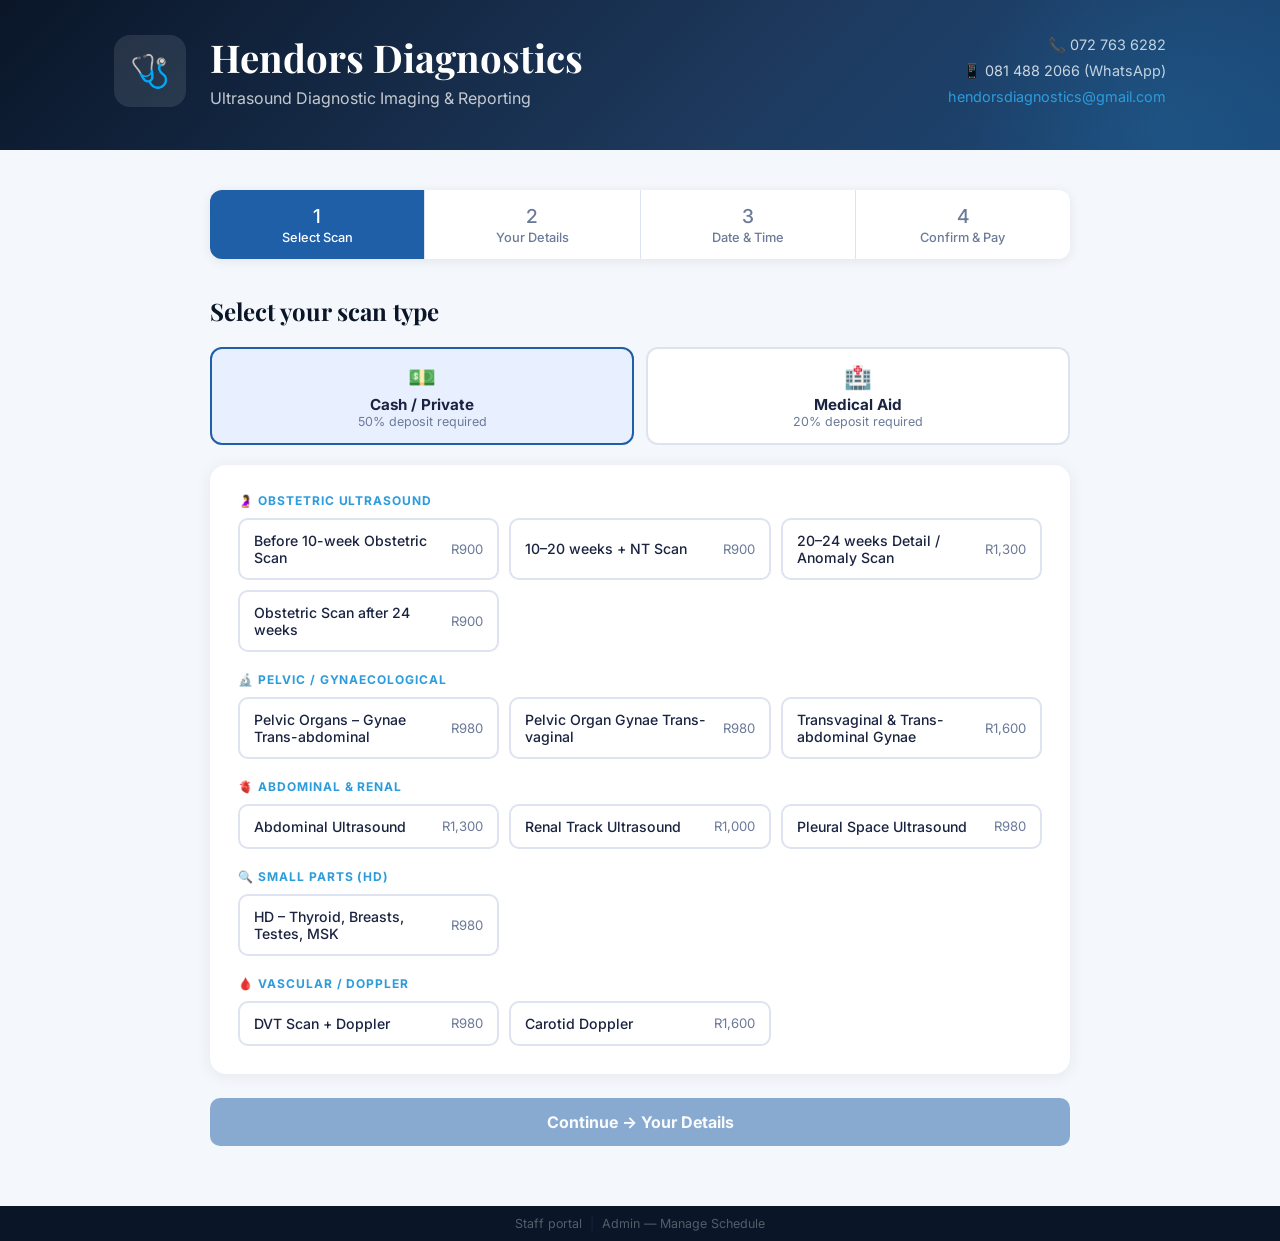
<file: booking.html>
<!DOCTYPE html>
<html lang="en">
<head>
<meta charset="UTF-8"/>
<meta name="viewport" content="width=device-width, initial-scale=1.0"/>
<title>Book a Scan — Hendors Diagnostics</title>
<style>
  @import url('https://fonts.googleapis.com/css2?family=Inter:wght@300;400;500;600;700&family=Playfair+Display:wght@600;700&display=swap');
  :root {
    --navy:#0a1628;--navy2:#1e3a5f;--blue:#1e5fa8;--accent:#2d9cdb;
    --light:#f4f7fb;--card:#ffffff;--text:#1a2340;--muted:#6b7a99;
    --green:#0e7a3d;--border:#dde3f0;--red:#c0392b;
  }
  *{box-sizing:border-box;margin:0;padding:0;}
  body{font-family:'Inter',sans-serif;background:var(--light);color:var(--text);min-height:100vh;}
  .hero{background:linear-gradient(135deg,var(--navy) 0%,var(--navy2) 60%,#1a4a7a 100%);color:white;position:relative;overflow:hidden;}
  .hero::before{content:'';position:absolute;top:-80px;right:-80px;width:400px;height:400px;background:radial-gradient(circle,rgba(45,156,219,0.15) 0%,transparent 70%);border-radius:50%;}
  .hero-inner{max-width:1100px;margin:0 auto;padding:32px 24px 40px;display:flex;align-items:center;gap:24px;flex-wrap:wrap;}
  .hero-logo{width:72px;height:72px;background:rgba(255,255,255,0.1);border-radius:16px;display:flex;align-items:center;justify-content:center;font-size:32px;flex-shrink:0;}
  .hero-text h1{font-family:'Playfair Display',serif;font-size:clamp(1.6rem,4vw,2.4rem);font-weight:700;line-height:1.2;}
  .hero-text p{margin-top:8px;color:rgba(255,255,255,0.75);font-size:1rem;}
  .hero-contact{margin-left:auto;text-align:right;color:rgba(255,255,255,0.8);font-size:0.9rem;line-height:1.8;}
  .hero-contact a{color:var(--accent);text-decoration:none;}
  .staff-link{text-align:center;padding:10px;background:var(--navy);font-size:0.78rem;}
  .staff-link a{color:rgba(255,255,255,0.3);text-decoration:none;}
  .staff-link a:hover{color:rgba(255,255,255,0.6);}
  .main{max-width:900px;margin:0 auto;padding:40px 20px 60px;}
  .section-title{font-family:'Playfair Display',serif;font-size:1.5rem;color:var(--navy);margin-bottom:20px;}
  .steps{display:flex;gap:0;margin-bottom:36px;border-radius:12px;overflow:hidden;box-shadow:0 2px 12px rgba(0,0,0,0.08);}
  .step{flex:1;padding:14px 10px;text-align:center;background:var(--card);border-right:1px solid var(--border);font-size:0.8rem;color:var(--muted);font-weight:500;}
  .step:last-child{border-right:none;}
  .step.active{background:var(--blue);color:white;}
  .step.done{background:#e8f5ee;color:var(--green);}
  .step-num{display:block;font-size:1.2rem;margin-bottom:2px;}
  .card{background:var(--card);border-radius:16px;padding:28px;box-shadow:0 2px 16px rgba(0,0,0,0.07);margin-bottom:24px;}
  .cat-label{font-size:0.75rem;font-weight:700;text-transform:uppercase;letter-spacing:0.08em;color:var(--accent);margin:20px 0 10px;}
  .cat-label:first-child{margin-top:0;}
  .scan-grid{display:grid;grid-template-columns:repeat(auto-fill,minmax(240px,1fr));gap:10px;}
  .scan-item{border:2px solid var(--border);border-radius:10px;padding:12px 14px;cursor:pointer;transition:all 0.18s;display:flex;justify-content:space-between;align-items:center;gap:8px;}
  .scan-item:hover{border-color:var(--accent);background:#f0f8ff;}
  .scan-item.selected{border-color:var(--blue);background:#e8f0ff;}
  .scan-name{font-size:0.88rem;font-weight:500;}
  .scan-price{font-size:0.82rem;color:var(--muted);white-space:nowrap;}
  .scan-item.selected .scan-price{color:var(--blue);font-weight:600;}
  .form-row{display:grid;grid-template-columns:1fr 1fr;gap:16px;margin-bottom:16px;}
  .form-row.single{grid-template-columns:1fr;}
  @media(max-width:600px){.form-row{grid-template-columns:1fr;}}
  label{display:block;font-size:0.82rem;font-weight:600;color:var(--navy2);margin-bottom:5px;}
  input,select,textarea{width:100%;padding:11px 14px;border:1.5px solid var(--border);border-radius:8px;font-size:0.92rem;font-family:inherit;color:var(--text);background:white;transition:border 0.15s;outline:none;}
  input:focus,select:focus,textarea:focus{border-color:var(--accent);}
  textarea{resize:vertical;min-height:80px;}
  .slot-grid{display:grid;grid-template-columns:repeat(auto-fill,minmax(90px,1fr));gap:8px;margin-top:10px;}
  .slot{padding:9px 6px;text-align:center;border:1.5px solid var(--border);border-radius:8px;font-size:0.82rem;font-weight:500;cursor:pointer;transition:all 0.15s;}
  .slot:hover{border-color:var(--accent);background:#f0f8ff;}
  .slot.selected{border-color:var(--blue);background:var(--blue);color:white;}
  .slot.blocked{opacity:0.35;cursor:not-allowed;background:#f0f0f0;text-decoration:line-through;}
  .summary-row{display:flex;justify-content:space-between;padding:10px 0;border-bottom:1px solid var(--border);font-size:0.9rem;}
  .summary-row:last-child{border-bottom:none;}
  .summary-row.total{font-weight:700;font-size:1rem;color:var(--navy);padding-top:14px;}
  .summary-row.deposit{color:var(--green);font-weight:700;font-size:1.1rem;}
  .btn{display:inline-block;padding:14px 32px;border-radius:10px;font-size:1rem;font-weight:700;font-family:inherit;cursor:pointer;border:none;transition:all 0.18s;text-align:center;}
  .btn-primary{background:var(--blue);color:white;width:100%;}
  .btn-primary:hover{background:#1a4e8e;transform:translateY(-1px);}
  .btn-secondary{background:transparent;color:var(--blue);border:2px solid var(--blue);}
  .btn-secondary:hover{background:#f0f4ff;}
  .btn-pay{background:linear-gradient(135deg,#0e7a3d,#12a050);color:white;width:100%;font-size:1.1rem;padding:16px;}
  .btn-pay:hover{transform:translateY(-2px);box-shadow:0 6px 20px rgba(14,122,61,0.3);}
  .btn-row{display:flex;gap:12px;margin-top:8px;}
  .notice{background:#e8f5ee;border-left:4px solid var(--green);border-radius:0 8px 8px 0;padding:12px 16px;font-size:0.88rem;color:#0a4a26;margin-bottom:20px;}
  .notice strong{display:block;margin-bottom:2px;}
  .info-box{background:#eef4ff;border-left:4px solid var(--accent);border-radius:0 8px 8px 0;padding:12px 16px;font-size:0.85rem;color:var(--navy2);margin-top:16px;}
  .warn-box{background:#fff8e1;border-left:4px solid #f59e0b;border-radius:0 8px 8px 0;padding:12px 16px;font-size:0.85rem;color:#78350f;margin-top:12px;}
  .page-section{display:none;}
  .page-section.active{display:block;}
  .success-icon{font-size:4rem;text-align:center;margin-bottom:16px;}
  .success-title{font-family:'Playfair Display',serif;font-size:1.8rem;text-align:center;color:var(--green);}
  .success-sub{text-align:center;color:var(--muted);margin-top:8px;}
  .ref-box{background:var(--light);border-radius:10px;padding:16px;text-align:center;margin:20px 0;font-size:1.1rem;font-weight:700;color:var(--navy);letter-spacing:0.05em;}
  .required{color:#e53e3e;}
  /* ADMIN PANEL */
  .admin-overlay{display:none;position:fixed;top:0;left:0;right:0;bottom:0;background:rgba(0,0,0,0.6);z-index:1000;align-items:center;justify-content:center;}
  .admin-overlay.open{display:flex;}
  .admin-modal{background:white;border-radius:20px;padding:32px;max-width:700px;width:95%;max-height:90vh;overflow-y:auto;}
  .admin-modal h2{font-family:'Playfair Display',serif;color:var(--navy);margin-bottom:20px;}
  .admin-tabs{display:flex;gap:8px;margin-bottom:24px;flex-wrap:wrap;}
  .admin-tab{padding:8px 18px;border-radius:8px;border:1.5px solid var(--border);cursor:pointer;font-size:0.88rem;font-weight:600;background:white;color:var(--muted);}
  .admin-tab.active{background:var(--blue);color:white;border-color:var(--blue);}
  .admin-section{display:none;}
  .admin-section.active{display:block;}
  .day-row{display:flex;align-items:center;gap:12px;padding:12px 0;border-bottom:1px solid var(--border);flex-wrap:wrap;}
  .day-label{font-weight:600;min-width:110px;font-size:0.9rem;}
  .day-row input[type=time]{width:110px;padding:7px 10px;}
  .day-row input[type=checkbox]{width:18px;height:18px;cursor:pointer;}
  .day-status{font-size:0.8rem;color:var(--muted);}
  .blocked-date-list{margin-top:12px;}
  .blocked-date-item{display:flex;justify-content:space-between;align-items:center;padding:8px 12px;background:var(--light);border-radius:8px;margin-bottom:6px;font-size:0.88rem;}
  .remove-btn{background:var(--red);color:white;border:none;border-radius:6px;padding:4px 10px;cursor:pointer;font-size:0.78rem;}
  .special-day-item{background:var(--light);border-radius:10px;padding:12px;margin-bottom:10px;}
  .special-day-item .sdi-header{display:flex;justify-content:space-between;align-items:center;margin-bottom:8px;}
  .badge{display:inline-block;padding:3px 10px;border-radius:20px;font-size:0.72rem;font-weight:700;background:#e8f0ff;color:var(--blue);}
  .badge.beaufort{background:#fff3e0;color:#e65100;}
  .badge.sunday{background:#f3e5f5;color:#6a1b9a;}
</style>
</head>
<body>

<div class="hero">
  <div class="hero-inner">
    <div class="hero-logo">🩺</div>
    <div class="hero-text">
      <h1>Hendors Diagnostics</h1>
      <p>Ultrasound Diagnostic Imaging &amp; Reporting</p>
    </div>
    <div class="hero-contact">
      <div>📞 072 763 6282</div>
      <div>📱 081 488 2066 (WhatsApp)</div>
      <div><a href="mailto:hendorsdiagnostics@gmail.com">hendorsdiagnostics@gmail.com</a></div>
    </div>
  </div>
</div>

<div class="main">
  <div class="steps">
    <div class="step active" id="step1-tab"><span class="step-num">1</span>Select Scan</div>
    <div class="step" id="step2-tab"><span class="step-num">2</span>Your Details</div>
    <div class="step" id="step3-tab"><span class="step-num">3</span>Date &amp; Time</div>
    <div class="step" id="step4-tab"><span class="step-num">4</span>Confirm &amp; Pay</div>
  </div>

  <!-- STEP 1 -->
  <div class="page-section active" id="section1">
    <h2 class="section-title">Select your scan type</h2>

    <!-- PAYMENT TYPE TOGGLE -->
    <div style="display:flex;gap:12px;margin-bottom:20px;flex-wrap:wrap;">
      <div id="tog_cash" onclick="setPayType('cash')" style="flex:1;min-width:140px;border:2px solid var(--blue);border-radius:12px;padding:14px 18px;cursor:pointer;background:#e8f0ff;text-align:center;">
        <div style="font-size:1.4rem;">💵</div>
        <div style="font-weight:700;font-size:0.95rem;margin-top:4px;">Cash / Private</div>
        <div style="font-size:0.78rem;color:var(--muted);">50% deposit required</div>
      </div>
      <div id="tog_medaid" onclick="setPayType('medaid')" style="flex:1;min-width:140px;border:2px solid var(--border);border-radius:12px;padding:14px 18px;cursor:pointer;background:white;text-align:center;">
        <div style="font-size:1.4rem;">🏥</div>
        <div style="font-weight:700;font-size:0.95rem;margin-top:4px;">Medical Aid</div>
        <div style="font-size:0.78rem;color:var(--muted);">20% deposit required</div>
      </div>
    </div>

    <div class="card">
      <div class="cat-label">🤰 Obstetric Ultrasound</div>
      <div class="scan-grid">
        <div class="scan-item" onclick="selectScan(this,'Before 10-week Obstetric Scan','5106',900,1200)"><span class="scan-name">Before 10-week Obstetric Scan</span><span class="scan-price" id="sp_5106">R900</span></div>
        <div class="scan-item" onclick="selectScan(this,'10–20 weeks + NT Scan','3615',900,1300)"><span class="scan-name">10–20 weeks + NT Scan</span><span class="scan-price" id="sp_3615">R900</span></div>
        <div class="scan-item" onclick="selectScan(this,'20–24 weeks Detail / Anomaly Scan','3617',1300,1600)"><span class="scan-name">20–24 weeks Detail / Anomaly Scan</span><span class="scan-price" id="sp_3617">R1,300</span></div>
        <div class="scan-item" onclick="selectScan(this,'Obstetric Scan after 24 weeks','5107',900,1300)"><span class="scan-name">Obstetric Scan after 24 weeks</span><span class="scan-price" id="sp_5107">R900</span></div>
      </div>
      <div class="cat-label">🔬 Pelvic / Gynaecological</div>
      <div class="scan-grid">
        <div class="scan-item" onclick="selectScan(this,'Pelvic Organs – Gynae Trans-abdominal','3618',980,1300)"><span class="scan-name">Pelvic Organs – Gynae Trans-abdominal</span><span class="scan-price" id="sp_3618">R980</span></div>
        <div class="scan-item" onclick="selectScan(this,'Pelvic Organ Gynae Trans-vaginal','5100',980,1250)"><span class="scan-name">Pelvic Organ Gynae Trans-vaginal</span><span class="scan-price" id="sp_5100">R980</span></div>
        <div class="scan-item" onclick="selectScan(this,'Transvaginal & Trans-abdominal Gynae','',1600,1900)"><span class="scan-name">Transvaginal &amp; Trans-abdominal Gynae</span><span class="scan-price" id="sp_tvta">R1,600</span></div>
      </div>
      <div class="cat-label">🫀 Abdominal &amp; Renal</div>
      <div class="scan-grid">
        <div class="scan-item" onclick="selectScan(this,'Abdominal Ultrasound','3627',1300,1452.79)"><span class="scan-name">Abdominal Ultrasound</span><span class="scan-price" id="sp_3627">R1,300</span></div>
        <div class="scan-item" onclick="selectScan(this,'Renal Track Ultrasound','3628',1000,1250)"><span class="scan-name">Renal Track Ultrasound</span><span class="scan-price" id="sp_3628">R1,000</span></div>
        <div class="scan-item" onclick="selectScan(this,'Pleural Space Ultrasound','5101',980,1200)"><span class="scan-name">Pleural Space Ultrasound</span><span class="scan-price" id="sp_5101">R980</span></div>
      </div>
      <div class="cat-label">🔍 Small Parts (HD)</div>
      <div class="scan-grid">
        <div class="scan-item" onclick="selectScan(this,'HD – Thyroid, Breasts, Testes, MSK','3629',980,1300)"><span class="scan-name">HD – Thyroid, Breasts, Testes, MSK</span><span class="scan-price" id="sp_3629">R980</span></div>
      </div>
      <div class="cat-label">🩸 Vascular / Doppler</div>
      <div class="scan-grid">
        <div class="scan-item" onclick="selectScan(this,'DVT Scan + Doppler','5114',980,1900)"><span class="scan-name">DVT Scan + Doppler</span><span class="scan-price" id="sp_5114">R980</span></div>
        <div class="scan-item" onclick="selectScan(this,'Carotid Doppler','3622',1600,0)"><span class="scan-name">Carotid Doppler</span><span class="scan-price" id="sp_3622">R1,600</span></div>
      </div>
    </div>
    <div class="btn-row">
      <button class="btn btn-primary" onclick="goToStep(2)" id="next1Btn" disabled style="opacity:0.5">Continue → Your Details</button>
    </div>
  </div>

  <!-- STEP 2 -->
  <div class="page-section" id="section2">
    <h2 class="section-title">Your details</h2>
    <div class="card">
      <div class="form-row">
        <div><label>Full name <span class="required">*</span></label><input type="text" id="pat_name" placeholder="e.g. Jane Smith"/></div>
        <div><label>ID / Passport number</label><input type="text" id="pat_id" placeholder="e.g. 9001015009087"/></div>
      </div>
      <div class="form-row">
        <div><label>Cell / WhatsApp <span class="required">*</span></label><input type="tel" id="pat_phone" placeholder="e.g. 0821234567"/></div>
        <div><label>Email address</label><input type="email" id="pat_email" placeholder="e.g. jane@email.com"/></div>
      </div>
      <div class="form-row">
        <div>
          <label>Medical aid / Cash</label>
          <select id="pat_medical" onchange="onMedicalChange()">
            <option value="Cash">Cash</option>
            <option value="Discovery Health">Discovery Health</option>
            <option value="GEMS">GEMS</option>
            <option value="Bonitas">Bonitas</option>
            <option value="Medihelp">Medihelp</option>
            <option value="Fedhealth">Fedhealth</option>
            <option value="Momentum">Momentum</option>
            <option value="Bestmed">Bestmed</option>
            <option value="KeyHealth">KeyHealth</option>
            <option value="Profmed">Profmed</option>
            <option value="Other">Other (specify below)</option>
          </select>
          <input type="text" id="med_other_name" placeholder="Enter your medical aid name" style="display:none;margin-top:8px;" />
        </div>
        <div><label>Referring doctor</label><input type="text" id="pat_doctor" placeholder="e.g. Dr van der Westhuizen"/></div>
      </div>

      <!-- MEDICAL AID EXTRA FIELDS — shown only when medical aid selected -->
      <div id="medaid_fields" style="display:none;border:1.5px solid #2d9cdb;border-radius:12px;padding:18px;margin-top:4px;margin-bottom:8px;background:#f0f8ff;">
        <p style="font-weight:700;color:var(--blue);font-size:0.88rem;margin-bottom:14px;">🏥 Medical Aid Details</p>
        <div class="form-row">
          <div><label>Medical aid number <span class="required">*</span></label><input type="text" id="med_number" placeholder="e.g. 123456789"/></div>
          <div><label>Dependant code</label><input type="text" id="med_dep_code" placeholder="e.g. 00 (main) or 01, 02…"/></div>
        </div>
        <div class="form-row">
          <div><label>Main member full name <span class="required">*</span></label><input type="text" id="med_main_name" placeholder="e.g. John Smith"/></div>
          <div><label>Main member date of birth</label><input type="date" id="med_main_dob"/></div>
        </div>
        <div class="form-row">
          <div><label>Main member ID number</label><input type="text" id="med_main_id" placeholder="e.g. 8001015009087"/></div>
          <div>
            <label>Relationship to main member <span class="required">*</span></label>
            <select id="med_relationship">
              <option value="">Select…</option>
              <option value="Main Member">Main Member (myself)</option>
              <option value="Spouse">Spouse / Partner</option>
              <option value="Child">Child</option>
              <option value="Parent">Parent</option>
              <option value="Other Dependant">Other Dependant</option>
            </select>
          </div>
        </div>
        <div class="form-row">
          <div><label>Home address <span class="required">*</span></label><input type="text" id="med_address" placeholder="e.g. 12 Main Street, George"/></div>
          <div><label>Occupation</label><input type="text" id="med_occupation" placeholder="e.g. Teacher, Nurse, Retired…"/></div>
        </div>
        <div class="form-row single">
          <div>
            <label>Town / Area <span class="required">*</span></label>
            <select id="med_town">
              <option value="">Select your town…</option>
              <option value="George">George</option>
              <option value="Beaufort West">Beaufort West</option>
              <option value="Oudtshoorn">Oudtshoorn</option>
              <option value="Mossel Bay">Mossel Bay</option>
              <option value="Knysna">Knysna</option>
              <option value="Plettenberg Bay">Plettenberg Bay</option>
              <option value="Uniondale">Uniondale</option>
              <option value="Ladismith">Ladismith</option>
              <option value="Other">Other</option>
            </select>
          </div>
        </div>
      </div>

      <div class="form-row">
        <div><label>Home address</label><input type="text" id="pat_address" placeholder="e.g. 12 Main Street, George"/></div>
        <div><label>Occupation</label><input type="text" id="pat_occupation" placeholder="e.g. Teacher, Nurse, Retired…"/></div>
      </div>
      <div class="form-row single">
        <div><label>Notes / special requests</label><textarea id="pat_notes" placeholder="Any additional information…"></textarea></div>
      </div>
      <div class="warn-box" id="medNotice" style="display:none">⚠️ <strong>Medical aid patients:</strong> Please bring your medical aid card and referral letter. A 20% deposit is required to secure your booking and will be deducted from any co-payment due.</div>
    </div>
    <div class="btn-row">
      <button class="btn btn-secondary" onclick="goToStep(1)">← Back</button>
      <button class="btn btn-primary" onclick="goToStep(3)">Continue → Choose Time</button>
    </div>
  </div>

  <!-- STEP 3 -->
  <div class="page-section" id="section3">
    <h2 class="section-title">Choose your preferred date &amp; time</h2>
    <div class="card">
      <div class="form-row">
        <div><label>Preferred date <span class="required">*</span></label><input type="date" id="book_date" onchange="generateSlots()"/></div>
        <div><label>Scan selected</label><input type="text" id="scan_display" readonly style="background:#f4f7fb;color:var(--blue);font-weight:600"/></div>
      </div>
      <div id="day_info" style="margin-bottom:12px;font-size:0.85rem;color:var(--muted);"></div>
      <div id="slots_area" style="display:none">
        <label>Available time slots</label>
        <div class="slot-grid" id="slot_grid"></div>
      </div>
      <div class="info-box">📍 Scans are done at our rooms in George. ⏱️ Allow 20–45 min depending on the scan type.</div>
    </div>
    <div class="btn-row">
      <button class="btn btn-secondary" onclick="goToStep(2)">← Back</button>
      <button class="btn btn-primary" onclick="goToStep(4)" id="next3Btn" disabled style="opacity:0.5">Continue → Confirm &amp; Pay</button>
    </div>
  </div>

  <!-- STEP 4 -->
  <div class="page-section" id="section4">
    <h2 class="section-title">Confirm your booking &amp; pay deposit</h2>
    <div class="notice"><strong>✅ Almost done!</strong>A 50% deposit secures your booking. The balance is payable on the day.</div>
    <div class="card" id="summary_card"></div>

    <div style="background:#fff3cd;border-left:4px solid #e6a817;border-radius:0 10px 10px 0;padding:16px 18px;margin-bottom:20px;">
      <p style="font-weight:700;color:#7a4f00;font-size:0.95rem;margin-bottom:8px">⚠️ Cancellation Policy</p>
      <p style="font-size:0.88rem;color:#5a3a00;line-height:1.6">
        If you need to cancel or reschedule your appointment, you must do so <strong>at least 8 hours before your scheduled scan time</strong>.<br/><br/>
        Cancellations made <strong>less than 8 hours before</strong> your appointment will result in <strong>forfeiture of your 50% deposit</strong>. No refund will be issued for late cancellations or no-shows.<br/><br/>
        To cancel or reschedule, please contact us on <strong>072 763 6282</strong> or WhatsApp <strong>081 488 2066</strong>.
      </p>
      <div style="display:flex;align-items:flex-start;gap:10px;margin-top:14px;padding:12px;background:white;border-radius:8px;border:1.5px solid #e6a817;">
        <input type="checkbox" id="policy_agree" style="width:20px;height:20px;margin-top:2px;flex-shrink:0;cursor:pointer;accent-color:var(--blue)"/>
        <label for="policy_agree" style="font-size:0.88rem;color:#3a2a00;cursor:pointer;font-weight:500">
          I have read and accept the cancellation policy. I understand that cancelling less than 8 hours before my appointment will result in forfeiture of my 50% deposit.
        </label>
      </div>
    </div>

    <div class="card">
      <p style="font-size:0.95rem;font-weight:600;color:var(--navy);margin-bottom:16px">Choose your payment method:</p>

      <!-- PAYFAST -->
      <div id="opt_payfast" onclick="selectPayMethod('payfast')" style="border:2px solid var(--border);border-radius:12px;padding:16px;margin-bottom:12px;cursor:pointer;transition:all 0.18s;">
        <div style="display:flex;align-items:center;gap:12px;">
          <div style="width:44px;height:44px;background:#00c9a7;border-radius:10px;display:flex;align-items:center;justify-content:center;color:white;font-weight:800;font-size:0.72rem;flex-shrink:0;">PF</div>
          <div>
            <div style="font-weight:700;font-size:0.95rem;">PayFast — Card / Instant EFT</div>
            <div style="font-size:0.82rem;color:var(--muted);">Pay securely by card, SnapScan or instant EFT</div>
          </div>
          <div style="margin-left:auto;font-size:1.3rem;" id="pf_check">⭕</div>
        </div>
      </div>

      <!-- CAPITEC PAY -->
      <div id="opt_capitec" onclick="selectPayMethod('capitec')" style="border:2px solid var(--border);border-radius:12px;padding:16px;margin-bottom:12px;cursor:pointer;transition:all 0.18s;">
        <div style="display:flex;align-items:center;gap:12px;">
          <div style="width:44px;height:44px;background:#0033A0;border-radius:10px;display:flex;align-items:center;justify-content:center;color:white;font-weight:800;font-size:0.72rem;flex-shrink:0;">CAP</div>
          <div>
            <div style="font-weight:700;font-size:0.95rem;">Capitec Pay / EFT</div>
            <div style="font-size:0.82rem;color:var(--muted);">Pay via Capitec app or bank transfer</div>
          </div>
          <div style="margin-left:auto;font-size:1.3rem;" id="cap_check">⭕</div>
        </div>
      </div>

      <!-- EFT -->
      <div id="opt_eft" onclick="selectPayMethod('eft')" style="border:2px solid var(--border);border-radius:12px;padding:16px;margin-bottom:20px;cursor:pointer;transition:all 0.18s;">
        <div style="display:flex;align-items:center;gap:12px;">
          <div style="width:44px;height:44px;background:#1e5fa8;border-radius:10px;display:flex;align-items:center;justify-content:center;color:white;font-size:1.3rem;flex-shrink:0;">🏦</div>
          <div>
            <div style="font-weight:700;font-size:0.95rem;">Other Bank EFT</div>
            <div style="font-size:0.82rem;color:var(--muted);">Transfer from any bank and upload proof</div>
          </div>
          <div style="margin-left:auto;font-size:1.3rem;" id="eft_check">⭕</div>
        </div>
      </div>

      <!-- PAYFAST DETAILS -->
      <div id="payfast_details" style="display:none;background:#e8fdf7;border-radius:12px;padding:18px;margin-bottom:16px;">
        <p style="font-weight:700;color:#007a63;margin-bottom:8px;">💳 You will be redirected to PayFast's secure payment page</p>
        <p style="font-size:0.85rem;color:var(--muted);">Accepts: Visa, Mastercard, SnapScan, Instant EFT</p>
      </div>

      <!-- CAPITEC DETAILS -->
      <div id="capitec_details" style="display:none;background:#f0f4ff;border-radius:12px;padding:18px;margin-bottom:16px;">
        <p style="font-weight:700;color:#0033A0;margin-bottom:12px;">💙 Capitec Banking Details</p>
        <p style="font-size:0.88rem;color:var(--text);line-height:1.8;">
          <strong>Account name:</strong> Hendors Diagnostics<br/>
          <strong>Bank:</strong> Capitec Bank<br/>
          <strong>Account number:</strong> 1391190457<br/>
          <strong>Branch code:</strong> 470010<br/>
          <strong>Reference:</strong> <span id="cap_ref" style="font-weight:700;color:var(--blue)"></span>
        </p>
        <div style="margin-top:12px;padding:10px;background:#fff3cd;border-radius:8px;font-size:0.82rem;color:#7a4f00;">
          📱 Open Capitec app → Pay → Use reference number above. Then upload proof below.
        </div>
        <div style="margin-top:14px;">
          <label style="font-size:0.85rem;font-weight:600;color:var(--navy2);margin-bottom:8px;display:block;">📎 Upload proof of payment <span class="required">*</span></label>
          <input type="file" id="cap_proof_upload" accept="image/*,.pdf" style="font-size:0.85rem;padding:8px;"/>
        </div>
      </div>

      <!-- EFT DETAILS -->
      <div id="eft_details" style="display:none;background:#f0f4ff;border-radius:12px;padding:18px;margin-bottom:16px;">
        <p style="font-weight:700;color:var(--navy);margin-bottom:12px;">🏦 Banking Details</p>
        <p style="font-size:0.88rem;color:var(--text);line-height:1.8;">
          <strong>Account name:</strong> Hendors Diagnostics<br/>
          <strong>Bank:</strong> Capitec Bank<br/>
          <strong>Account number:</strong> 1391190457<br/>
          <strong>Branch code:</strong> 470010<br/>
          <strong>Reference:</strong> <span id="eft_ref" style="font-weight:700;color:var(--blue)"></span>
        </p>
        <div style="margin-top:16px;">
          <label style="font-size:0.85rem;font-weight:600;color:var(--navy2);margin-bottom:8px;display:block;">📎 Upload proof of payment <span class="required">*</span></label>
          <input type="file" id="proof_upload" accept="image/*,.pdf" style="font-size:0.85rem;padding:8px;"/>
        </div>
      </div>

      <button class="btn btn-pay" id="confirm_pay_btn" onclick="confirmBooking()" style="display:none;">
        ✅ Confirm Booking
      </button>
      <div class="info-box" style="margin-top:16px;">🔒 Your booking is only confirmed once reception verifies your payment. We will WhatsApp you within 2 hours to confirm.</div>
    </div>
    <div class="btn-row"><button class="btn btn-secondary" onclick="goToStep(3)">← Back</button></div>
  </div>

  <!-- STEP 5 SUCCESS -->
  <div class="page-section" id="section5">
    <div class="card" style="text-align:center;padding:48px 28px">
      <div class="success-icon">✅</div>
      <div class="success-title">Booking Request Received!</div>
      <div class="success-sub">Your booking is being processed. Reception will verify your payment and confirm within 2 hours.</div>
      <div class="ref-box" id="ref_box">REF: HD-XXXXXX</div>
      <p style="color:var(--muted);font-size:0.9rem">We will WhatsApp you on <strong id="confirm_phone"></strong> to confirm your appointment.<br/>Please bring your ID and medical aid card on the day.</p>
      <button class="btn btn-primary" style="margin-top:28px;max-width:300px" onclick="location.href=location.pathname">Make Another Booking</button>
    </div>
  </div>
</div>

<div class="staff-link">
  <a href="/">Staff portal</a> &nbsp;|&nbsp;
  <a href="#" onclick="openAdmin()">Admin — Manage Schedule</a>
</div>

<!-- ADMIN OVERLAY -->
<div class="admin-overlay" id="adminOverlay">
  <div class="admin-modal">
    <div style="display:flex;justify-content:space-between;align-items:center;margin-bottom:20px">
      <h2>⚙️ Manage Schedule</h2>
      <button onclick="closeAdmin()" style="background:none;border:none;font-size:1.5rem;cursor:pointer">✕</button>
    </div>

    <!-- LOGIN -->
    <div id="adminLogin">
      <div class="form-row single" style="margin-bottom:12px">
        <div><label>Admin password</label><input type="password" id="adminPwd" placeholder="Enter password" onkeydown="if(event.key==='Enter')checkAdminPwd()"/></div>
      </div>
      <button class="btn btn-primary" onclick="checkAdminPwd()">Login</button>
      <p id="adminErr" style="color:var(--red);font-size:0.85rem;margin-top:8px;display:none">Incorrect password.</p>
    </div>

    <!-- ADMIN PANEL -->
    <div id="adminPanel" style="display:none">
      <div class="admin-tabs">
        <div class="admin-tab active" onclick="switchAdminTab('hours')">🕐 Default Hours</div>
        <div class="admin-tab" onclick="switchAdminTab('blocked')">🚫 Block Dates</div>
        <div class="admin-tab" onclick="switchAdminTab('special')">✨ Special Days</div>
      </div>

      <!-- DEFAULT HOURS -->
      <div class="admin-section active" id="tab_hours">
        <p style="font-size:0.85rem;color:var(--muted);margin-bottom:16px">Set default start and end times per day. Uncheck to close that day.</p>
        <div id="hours_rows"></div>
        <button class="btn btn-primary" style="margin-top:16px" onclick="saveHours()">💾 Save Default Hours</button>
        <p id="hours_saved" style="color:var(--green);font-size:0.85rem;margin-top:8px;display:none">✅ Saved!</p>
      </div>

      <!-- BLOCK DATES -->
      <div class="admin-section" id="tab_blocked">
        <p style="font-size:0.85rem;color:var(--muted);margin-bottom:16px">Block specific dates (public holidays, leave, etc.)</p>
        <div class="form-row">
          <div><label>Date to block</label><input type="date" id="block_date_input"/></div>
          <div><label>Reason (optional)</label><input type="text" id="block_reason_input" placeholder="e.g. Public holiday"/></div>
        </div>
        <button class="btn btn-primary" onclick="addBlockedDate()">+ Block This Date</button>
        <div class="blocked-date-list" id="blocked_list" style="margin-top:16px"></div>
      </div>

      <!-- SPECIAL DAYS -->
      <div class="admin-section" id="tab_special">
        <p style="font-size:0.85rem;color:var(--muted);margin-bottom:16px">Add special opening days — Beaufort West Fridays, Sundays, or any custom date with different hours.</p>
        <div class="form-row">
          <div><label>Date</label><input type="date" id="special_date"/></div>
          <div><label>Label</label><input type="text" id="special_label" placeholder="e.g. Beaufort West Friday"/></div>
        </div>
        <div class="form-row">
          <div><label>Start time</label><input type="time" id="special_start" value="14:00"/></div>
          <div><label>End time</label><input type="time" id="special_end" value="17:00"/></div>
        </div>
        <button class="btn btn-primary" onclick="addSpecialDay()">+ Add Special Day</button>
        <div id="special_list" style="margin-top:16px"></div>
      </div>

      <div style="margin-top:20px;text-align:right">
        <button class="btn btn-secondary" onclick="closeAdmin()">Close</button>
      </div>
    </div>
  </div>
</div>

<form id="pf_form" action="https://www.payfast.co.za/eng/process" method="POST" style="display:none">
  <input type="hidden" name="merchant_id" value="11337369"/>
  <input type="hidden" name="merchant_key" value="bhfp7mkjwmdu9"/>
  <input type="hidden" name="return_url" value=""/>
  <input type="hidden" name="cancel_url" value=""/>
  <input type="hidden" name="name_first" value=""/>
  <input type="hidden" name="name_last" value=""/>
  <input type="hidden" name="email_address" value=""/>
  <input type="hidden" name="cell_number" value=""/>
  <input type="hidden" name="m_payment_id" value=""/>
  <input type="hidden" name="amount" value=""/>
  <input type="hidden" name="item_name" value=""/>
  <input type="hidden" name="item_description" value=""/>
</form>

<script>
// ── State ──────────────────────────────────────────────────────────────────
let selectedScan = null;
let selectedSlot = null;
let payType = 'cash'; // 'cash' or 'medaid'

// Scan data: {code: [cashPrice, medaidPrice]}
const SCAN_PRICES = {
  '5106':[900,1200],'3615':[900,1300],'3617':[1300,1600],'5107':[900,1300],
  '3618':[980,1300],'5100':[980,1250],'tvta':[1600,1900],
  '3627':[1300,1452.79],'3628':[1000,1250],'5101':[980,1200],
  '3629':[980,1300],'5114':[980,1900],'3622':[1600,0]
};

// ── Medical aid change ─────────────────────────────────────────────────────
function onMedicalChange() {
  const val = document.getElementById('pat_medical').value;
  const isMed = val !== 'Cash';
  const isOther = val === 'Other';
  document.getElementById('medNotice').style.display = isMed ? 'block' : 'none';
  document.getElementById('medaid_fields').style.display = isMed ? 'block' : 'none';
  document.getElementById('med_other_name').style.display = isOther ? 'block' : 'none';
  if (isOther) document.getElementById('med_other_name').focus();
}
function setPayType(type) {
  payType = type;
  const isMed = type === 'medaid';
  document.getElementById('tog_cash').style.borderColor = isMed ? 'var(--border)' : 'var(--blue)';
  document.getElementById('tog_cash').style.background = isMed ? 'white' : '#e8f0ff';
  document.getElementById('tog_medaid').style.borderColor = isMed ? 'var(--blue)' : 'var(--border)';
  document.getElementById('tog_medaid').style.background = isMed ? '#e8f0ff' : 'white';

  // Update all prices shown
  Object.entries(SCAN_PRICES).forEach(([code, prices]) => {
    const el = document.getElementById('sp_'+code);
    if (!el) return;
    const price = isMed ? prices[1] : prices[0];
    el.textContent = price > 0 ? 'R'+price.toLocaleString('en-ZA',{minimumFractionDigits:0,maximumFractionDigits:2}) : 'On request';
  });

  // Update medical aid dropdown in step 2
  const medSel = document.getElementById('pat_medical');
  if (medSel) {
    medSel.value = isMed ? 'Discovery Health' : 'Cash';
    document.getElementById('medNotice').style.display = isMed ? 'block' : 'none';
    document.getElementById('medaid_fields').style.display = isMed ? 'block' : 'none';
  }

  // Re-select scan with updated price if already selected
  if (selectedScan) {
    const prices = SCAN_PRICES[selectedScan.code] || [selectedScan.cashPrice, selectedScan.medaidPrice];
    selectedScan.price = isMed ? prices[1] : prices[0];
    document.getElementById('scan_display').value = selectedScan.name + ' — R' + selectedScan.price.toLocaleString();
  }
}

const SUPABASE_URL = 'https://acqahzuiozxfuqyqmgqr.supabase.co';
const SUPABASE_KEY = 'eyJhbGciOiJIUzI1NiIsInR5cCI6IkpXVCJ9.eyJpc3MiOiJzdXBhYmFzZSIsInJlZiI6ImFjcWFoenVpb3p4ZnVxeXFtZ3FyIiwicm9sZSI6ImFub24iLCJpYXQiOjE3NDY1MTQ0MTYsImV4cCI6MjA2MjA5MDQxNn0.8BM15bjtI0o23e';
const ADMIN_PWD = 'hd1wynne';
const STORAGE_KEY = 'hd_schedule';

// ── Default schedule ───────────────────────────────────────────────────────
const DEFAULT_SCHEDULE = {
  hours: {
    0: { open: false, start: '08:00', end: '10:00' }, // Sun - closed by default
    1: { open: true,  start: '16:15', end: '19:00' }, // Mon
    2: { open: true,  start: '16:15', end: '19:00' }, // Tue
    3: { open: true,  start: '16:15', end: '19:00' }, // Wed
    4: { open: true,  start: '16:15', end: '19:00' }, // Thu
    5: { open: true,  start: '16:15', end: '19:00' }, // Fri
    6: { open: true,  start: '08:00', end: '17:00' }, // Sat
  },
  blocked: [],   // [{date:'2026-07-04', reason:'Public holiday'}]
  special: []    // [{date:'2026-07-05', label:'Beaufort West Friday', start:'14:00', end:'17:00'}]
};

function loadSchedule() {
  try { return JSON.parse(localStorage.getItem(STORAGE_KEY)) || JSON.parse(JSON.stringify(DEFAULT_SCHEDULE)); }
  catch(e) { return JSON.parse(JSON.stringify(DEFAULT_SCHEDULE)); }
}
function saveSchedule(s) { localStorage.setItem(STORAGE_KEY, JSON.stringify(s)); }

// ── Set min date ───────────────────────────────────────────────────────────
const today = new Date();
document.getElementById('book_date').min = today.toISOString().split('T')[0];

// ── Scan selection ─────────────────────────────────────────────────────────
function selectScan(el, name, code, cashPrice, medaidPrice) {
  document.querySelectorAll('.scan-item').forEach(i => i.classList.remove('selected'));
  el.classList.add('selected');
  const price = payType === 'medaid' ? medaidPrice : cashPrice;
  selectedScan = { name, code, price, cashPrice, medaidPrice };
  const btn = document.getElementById('next1Btn');
  btn.disabled = false; btn.style.opacity = '1';
  document.getElementById('scan_display').value = name + ' — R' + price.toLocaleString();
}

// ── Step navigation ────────────────────────────────────────────────────────
function goToStep(n) {
  if (n === 2 && !selectedScan) { alert('Please select a scan type first.'); return; }
  if (n === 3) {
    const name = document.getElementById('pat_name').value.trim();
    const phone = document.getElementById('pat_phone').value.trim();
    if (!name || !phone) { alert('Please enter your full name and phone number.'); return; }
    const medical = document.getElementById('pat_medical').value;
    if (medical !== 'Cash') {
      const medNum = document.getElementById('med_number').value.trim();
      const medMain = document.getElementById('med_main_name').value.trim();
      const medRel = document.getElementById('med_relationship').value;
      const medAddr = document.getElementById('med_address').value.trim();
      const medTown = document.getElementById('med_town').value;
      if (!medNum) { alert('Please enter your medical aid number.'); return; }
      if (!medMain) { alert('Please enter the main member\'s full name.'); return; }
      if (!medRel) { alert('Please select your relationship to the main member.'); return; }
      if (!medAddr) { alert('Please enter your home address.'); return; }
      if (!medTown) { alert('Please select your town.'); return; }
      if (medical === 'Other' && !document.getElementById('med_other_name').value.trim()) {
        alert('Please enter the name of your medical aid.'); return;
      }
    }
  }
  if (n === 4) {
    const date = document.getElementById('book_date').value;
    if (!date || !selectedSlot) { alert('Please select a date and time slot.'); return; }
    buildSummary();
  }
  document.querySelectorAll('.page-section').forEach(s => s.classList.remove('active'));
  document.querySelectorAll('.step').forEach((s,i) => {
    s.classList.remove('active','done');
    if (i+1 < n) s.classList.add('done');
    if (i+1 === n) s.classList.add('active');
  });
  document.getElementById('section'+n).classList.add('active');
  window.scrollTo({top:0,behavior:'smooth'});
}

// ── Generate time slots ────────────────────────────────────────────────────
function generateSlots() {
  const dateVal = document.getElementById('book_date').value;
  if (!dateVal) return;
  const d = new Date(dateVal + 'T12:00:00');
  const dayOfWeek = d.getDay();
  const sched = loadSchedule();
  const area = document.getElementById('slots_area');
  const grid = document.getElementById('slot_grid');
  const info = document.getElementById('day_info');
  grid.innerHTML = ''; selectedSlot = null;
  document.getElementById('next3Btn').disabled = true;
  document.getElementById('next3Btn').style.opacity = '0.5';
  area.style.display = 'block';

  // Check if blocked
  const isBlocked = sched.blocked.find(b => b.date === dateVal);
  if (isBlocked) {
    info.innerHTML = `<span style="color:var(--red)">❌ This date is not available${isBlocked.reason ? ' — ' + isBlocked.reason : ''}.</span>`;
    grid.innerHTML = '<p style="color:var(--muted);font-size:0.9rem">Please choose another date.</p>';
    return;
  }

  // Check special day
  const special = sched.special.find(s => s.date === dateVal);
  let startTime, endTime, label;
  if (special) {
    startTime = special.start; endTime = special.end;
    label = `<span class="badge ${special.label.toLowerCase().includes('beaufort')?'beaufort':'sunday'}">${special.label}</span>`;
    info.innerHTML = `Special opening: ${label} — ${startTime} to ${endTime}`;
  } else {
    const dayConf = sched.hours[dayOfWeek];
    if (!dayConf || !dayConf.open) {
      info.innerHTML = `<span style="color:var(--red)">❌ We are closed on ${['Sundays','Mondays','Tuesdays','Wednesdays','Thursdays','Fridays','Saturdays'][dayOfWeek]}.</span>`;
      grid.innerHTML = '<p style="color:var(--muted);font-size:0.9rem">Please choose another date.</p>';
      return;
    }
    startTime = dayConf.start; endTime = dayConf.end;
    info.innerHTML = `📅 ${['Sunday','Monday','Tuesday','Wednesday','Thursday','Friday','Saturday'][dayOfWeek]} — ${startTime} to ${endTime}`;
  }

  // Generate 30-min slots
  const slots = [];
  let [sh,sm] = startTime.split(':').map(Number);
  let [eh,em] = endTime.split(':').map(Number);
  let cur = sh*60+sm, end = eh*60+em;
  while (cur < end) {
    const hh = String(Math.floor(cur/60)).padStart(2,'0');
    const mm = String(cur%60).padStart(2,'0');
    slots.push(`${hh}:${mm}`);
    cur += 30;
  }

  if (slots.length === 0) {
    grid.innerHTML = '<p style="color:var(--muted);font-size:0.9rem">No slots available for this day.</p>';
    return;
  }

  slots.forEach(t => {
    const el = document.createElement('div');
    el.className = 'slot';
    el.textContent = t;
    el.onclick = () => {
      document.querySelectorAll('.slot').forEach(s => s.classList.remove('selected'));
      el.classList.add('selected');
      selectedSlot = t;
      document.getElementById('next3Btn').disabled = false;
      document.getElementById('next3Btn').style.opacity = '1';
    };
    grid.appendChild(el);
  });
}

// ── Build summary ──────────────────────────────────────────────────────────
function buildSummary() {
  const isMed = payType === 'medaid';
  const depositPct = isMed ? 0.20 : 0.50;
  const deposit = Math.round(selectedScan.price * depositPct);
  const balance = selectedScan.price - deposit;
  const date = document.getElementById('book_date').value;
  const name = document.getElementById('pat_name').value.trim();
  const phone = document.getElementById('pat_phone').value.trim();
  const medical = document.getElementById('pat_medical').value;

  // Update notice text
  document.querySelector('.notice').innerHTML = `<strong>✅ Almost done!</strong> A ${isMed?'20%':'50%'} deposit secures your booking. ${isMed?'We will provide a paid invoice for you to claim back from your medical aid.':'The balance is payable on the day.'}`;
  // Update cancellation policy text
  document.querySelectorAll('.notice ~ div strong').forEach(el => {});

  let medAidRows = '';
  if (isMed) {
    medAidRows = `
      <div class="summary-row" style="color:var(--muted);font-size:0.82rem"><span>Medical aid tariff</span><span>R${selectedScan.price.toLocaleString()}</span></div>
      <div class="summary-row" style="font-size:0.82rem;color:#0a4a26"><span>Medical aid will pay practice directly</span><span></span></div>
      <div class="summary-row" style="font-size:0.82rem;color:var(--muted)"><span>If co-payment applies, deposit of R${deposit.toLocaleString()} will be deducted from co-payment</span><span></span></div>`;
  }

  document.getElementById('summary_card').innerHTML = `
    <div class="summary-row"><span>Scan</span><span>${selectedScan.name}</span></div>
    <div class="summary-row"><span>Code</span><span>${selectedScan.code||'—'}</span></div>
    <div class="summary-row"><span>Payment type</span><span>${isMed?'Medical Aid':'Cash / Private'}</span></div>
    <div class="summary-row"><span>Medical aid</span><span>${medical}</span></div>
    ${medical !== 'Cash' ? `
    <div class="summary-row"><span>Medical aid number</span><span>${document.getElementById('med_number').value||'—'}</span></div>
    <div class="summary-row"><span>Dependant code</span><span>${document.getElementById('med_dep_code').value||'00'}</span></div>
    <div class="summary-row"><span>Main member</span><span>${document.getElementById('med_main_name').value||'—'}</span></div>
    <div class="summary-row"><span>Main member DOB</span><span>${document.getElementById('med_main_dob').value||'—'}</span></div>
    <div class="summary-row"><span>Relationship</span><span>${document.getElementById('med_relationship').value||'—'}</span></div>
    <div class="summary-row"><span>Home address</span><span>${document.getElementById('med_address').value||'—'}</span></div>
    <div class="summary-row"><span>Occupation</span><span>${document.getElementById('med_occupation').value||'—'}</span></div>
    <div class="summary-row"><span>Town</span><span>${document.getElementById('med_town').value||'—'}</span></div>
    ` : ''}
    <div class="summary-row"><span>Date</span><span>${date}</span></div>
    <div class="summary-row"><span>Time</span><span>${selectedSlot}</span></div>
    <div class="summary-row"><span>Patient</span><span>${name}</span></div>
    <div class="summary-row"><span>Phone</span><span>${phone}</span></div>
    ${medical === 'Cash' ? `
    <div class="summary-row"><span>Address</span><span>${document.getElementById('pat_address').value||'—'}</span></div>
    <div class="summary-row"><span>Occupation</span><span>${document.getElementById('pat_occupation').value||'—'}</span></div>
    ` : ''}
    ${medAidRows}
    <div class="summary-row total"><span>Total fee</span><span>R${selectedScan.price.toLocaleString()}</span></div>
    <div class="summary-row deposit"><span>${isMed?'20%':'50%'} Deposit due now</span><span>R${deposit.toLocaleString()}</span></div>
    <div class="summary-row" style="font-size:0.82rem;color:var(--muted)"><span>${isMed?'Balance (medical aid claim)':'Balance payable on the day'}</span><span>R${balance.toLocaleString()}</span></div>
  `;
}

// ── Payment method selection ───────────────────────────────────────────────
let selectedPayMethod = null;

function selectPayMethod(method) {
  selectedPayMethod = method;
  const paymentId = 'HD-' + Date.now().toString().slice(-6);
  document.getElementById('cap_ref').textContent = paymentId;
  document.getElementById('eft_ref').textContent = paymentId;

  // Reset all
  ['payfast','capitec','eft'].forEach(m => {
    const el = document.getElementById('opt_'+m);
    if(el){ el.style.borderColor='var(--border)'; el.style.background='white'; }
    const chk = document.getElementById(m === 'payfast' ? 'pf_check' : m+'_check');
    if(chk) chk.textContent = '⭕';
    const det = document.getElementById(m+'_details');
    if(det) det.style.display = 'none';
  });

  document.getElementById('opt_'+method).style.borderColor = 'var(--blue)';
  document.getElementById('opt_'+method).style.background = '#e8f0ff';
  const chkId = method === 'payfast' ? 'pf_check' : method+'_check';
  document.getElementById(chkId).textContent = '✅';
  document.getElementById(method+'_details').style.display = 'block';

  const btn = document.getElementById('confirm_pay_btn');
  btn.style.display = 'block';
  btn.textContent = method === 'payfast' ? '🔒 Pay Deposit via PayFast' : '✅ Confirm Booking';
}

// ── Confirm booking ────────────────────────────────────────────────────────
async function confirmBooking() {
  if (!document.getElementById('policy_agree').checked) {
    alert('Please read and accept the cancellation policy before proceeding.');
    return;
  }
  if (!selectedPayMethod) { alert('Please select a payment method.'); return; }

  const name = document.getElementById('pat_name').value.trim();
  const phone = document.getElementById('pat_phone').value.trim();
  const email = document.getElementById('pat_email').value.trim();
  const date = document.getElementById('book_date').value;
  const deposit = Math.round(selectedScan.price * (payType === 'medaid' ? 0.20 : 0.50));
  const paymentId = document.getElementById('cap_ref').textContent || 'HD-'+Date.now().toString().slice(-6);

  if (selectedPayMethod === 'eft') {
    const proof = document.getElementById('proof_upload').files[0];
    if (!proof) { alert('Please upload your proof of payment.'); return; }
  }
  if (selectedPayMethod === 'capitec') {
    const proof = document.getElementById('cap_proof_upload').files[0];
    if (!proof) { alert('Please upload your proof of payment.'); return; }
  }

  // Save to Supabase
  try {
    await fetch(`${SUPABASE_URL}/rest/v1/bookings`, {
      method:'POST',
      headers:{'apikey':SUPABASE_KEY,'Authorization':`Bearer ${SUPABASE_KEY}`,'Content-Type':'application/json','Prefer':'return=representation'},
      body: JSON.stringify({
        patient_name:name, phone, email:email||null,
        id_number:document.getElementById('pat_id').value.trim()||null,
        scan_type:selectedScan.name, scan_code:selectedScan.code,
        scan_price:selectedScan.price, deposit_amount:deposit,
        appointment_date:date, appointment_time:selectedSlot,
        medical_aid: document.getElementById('pat_medical').value === 'Other'
          ? (document.getElementById('med_other_name').value.trim() || 'Other')
          : document.getElementById('pat_medical').value,
        medical_aid_number:document.getElementById('med_number')?.value.trim()||null,
        medical_aid_dep_code:document.getElementById('med_dep_code')?.value.trim()||null,
        main_member_name:document.getElementById('med_main_name')?.value.trim()||null,
        main_member_dob:document.getElementById('med_main_dob')?.value||null,
        main_member_id:document.getElementById('med_main_id')?.value.trim()||null,
        relationship_to_member:document.getElementById('med_relationship')?.value||null,
        patient_address: document.getElementById('pat_medical').value !== 'Cash'
          ? document.getElementById('med_address')?.value.trim()||null
          : document.getElementById('pat_address')?.value.trim()||null,
        patient_occupation: document.getElementById('pat_medical').value !== 'Cash'
          ? document.getElementById('med_occupation')?.value.trim()||null
          : document.getElementById('pat_occupation')?.value.trim()||null,
        patient_town:document.getElementById('med_town')?.value||null,
        referring_doctor:document.getElementById('pat_doctor').value.trim()||null,
        notes:document.getElementById('pat_notes').value.trim()||null,
        payment_id:paymentId, payment_method:selectedPayMethod, payment_type:payType,
        payment_status: selectedPayMethod === 'payfast' ? 'pending' : 'awaiting_verification',
        status:'pending_payment', created_at:new Date().toISOString()
      })
    });
  } catch(e) { console.log(e); }

  // PayFast redirect
  if (selectedPayMethod === 'payfast') {
    const nameParts = name.split(' ');
    const baseUrl = 'https://hendorwynne-a11y.github.io/hd-patient-intake/booking.html';
    const form = document.getElementById('pf_form');
    form.querySelector('[name=return_url]').value = baseUrl+'?booking=success&ref='+paymentId;
    form.querySelector('[name=cancel_url]').value = baseUrl+'?booking=cancelled';
    form.querySelector('[name=name_first]').value = nameParts[0];
    form.querySelector('[name=name_last]').value = nameParts.slice(1).join(' ')||'';
    form.querySelector('[name=email_address]').value = email||'';
    let pfPhone = phone.replace(/\s/g,'');
    if (pfPhone.startsWith('0')) pfPhone = '+27'+pfPhone.slice(1);
    else if (!pfPhone.startsWith('+')) pfPhone = '+27'+pfPhone;
    form.querySelector('[name=cell_number]').value = pfPhone;
    form.querySelector('[name=m_payment_id]').value = paymentId;
    form.querySelector('[name=amount]').value = deposit.toFixed(2);
    form.querySelector('[name=item_name]').value = 'Hendors Diagnostics – '+selectedScan.name;
    form.querySelector('[name=item_description]').value = `Deposit for ${selectedScan.name} on ${date} at ${selectedSlot}. Ref: ${paymentId}. Cancellation policy: forfeit if cancelled <8hrs before.`;
    form.submit();
    return;
  }

  // EFT/Capitec — show success
  document.querySelectorAll('.page-section').forEach(s => s.classList.remove('active'));
  document.getElementById('section5').classList.add('active');
  document.getElementById('ref_box').textContent = 'REF: ' + paymentId;
  document.getElementById('confirm_phone').textContent = phone;
  document.querySelectorAll('.step').forEach(s => s.classList.add('done'));
  window.scrollTo({top:0,behavior:'smooth'});
}

// ── Handle PayFast return ──────────────────────────────────────────────────
const urlParams = new URLSearchParams(window.location.search);
if (urlParams.get('booking') === 'success') {
  const ref = urlParams.get('ref') || 'HD-'+Date.now().toString().slice(-6);
  document.querySelectorAll('.page-section').forEach(s => s.classList.remove('active'));
  document.getElementById('section5').classList.add('active');
  document.getElementById('ref_box').textContent = 'REF: ' + ref;
  document.querySelectorAll('.step').forEach(s => s.classList.add('done'));
}

// ── Admin panel ────────────────────────────────────────────────────────────
function openAdmin() {
  document.getElementById('adminOverlay').classList.add('open');
  document.getElementById('adminLogin').style.display = 'block';
  document.getElementById('adminPanel').style.display = 'none';
  document.getElementById('adminPwd').value = '';
  document.getElementById('adminErr').style.display = 'none';
}
function closeAdmin() { document.getElementById('adminOverlay').classList.remove('open'); }
function checkAdminPwd() {
  if (document.getElementById('adminPwd').value === ADMIN_PWD) {
    document.getElementById('adminLogin').style.display = 'none';
    document.getElementById('adminPanel').style.display = 'block';
    renderAdminPanel();
  } else {
    document.getElementById('adminErr').style.display = 'block';
  }
}
function switchAdminTab(tab) {
  document.querySelectorAll('.admin-tab').forEach((t,i) => {
    t.classList.toggle('active', ['hours','blocked','special'][i] === tab);
  });
  document.querySelectorAll('.admin-section').forEach(s => s.classList.remove('active'));
  document.getElementById('tab_'+tab).classList.add('active');
}

const DAY_NAMES = ['Sunday','Monday','Tuesday','Wednesday','Thursday','Friday','Saturday'];

function renderAdminPanel() {
  const sched = loadSchedule();

  // Hours
  const hoursDiv = document.getElementById('hours_rows');
  hoursDiv.innerHTML = '';
  for (let d = 0; d <= 6; d++) {
    const conf = sched.hours[d];
    const row = document.createElement('div');
    row.className = 'day-row';
    row.innerHTML = `
      <input type="checkbox" id="day_open_${d}" ${conf.open?'checked':''} onchange="toggleDayOpen(${d})"/>
      <span class="day-label">${DAY_NAMES[d]}</span>
      <input type="time" id="day_start_${d}" value="${conf.start}" ${!conf.open?'disabled':''}/>
      <span style="font-size:0.85rem;color:var(--muted)">to</span>
      <input type="time" id="day_end_${d}" value="${conf.end}" ${!conf.open?'disabled':''}/>
      <span class="day-status" id="day_status_${d}">${conf.open?'Open':'Closed'}</span>
    `;
    hoursDiv.appendChild(row);
  }

  // Blocked
  renderBlockedList();

  // Special
  renderSpecialList();
}

function toggleDayOpen(d) {
  const open = document.getElementById('day_open_'+d).checked;
  document.getElementById('day_start_'+d).disabled = !open;
  document.getElementById('day_end_'+d).disabled = !open;
  document.getElementById('day_status_'+d).textContent = open ? 'Open' : 'Closed';
}

function saveHours() {
  const sched = loadSchedule();
  for (let d = 0; d <= 6; d++) {
    sched.hours[d] = {
      open: document.getElementById('day_open_'+d).checked,
      start: document.getElementById('day_start_'+d).value,
      end: document.getElementById('day_end_'+d).value
    };
  }
  saveSchedule(sched);
  const msg = document.getElementById('hours_saved');
  msg.style.display = 'block';
  setTimeout(() => msg.style.display = 'none', 2500);
}

function addBlockedDate() {
  const date = document.getElementById('block_date_input').value;
  const reason = document.getElementById('block_reason_input').value.trim();
  if (!date) { alert('Please select a date.'); return; }
  const sched = loadSchedule();
  if (sched.blocked.find(b => b.date === date)) { alert('Already blocked.'); return; }
  sched.blocked.push({ date, reason });
  sched.blocked.sort((a,b) => a.date.localeCompare(b.date));
  saveSchedule(sched);
  document.getElementById('block_date_input').value = '';
  document.getElementById('block_reason_input').value = '';
  renderBlockedList();
}

function renderBlockedList() {
  const sched = loadSchedule();
  const list = document.getElementById('blocked_list');
  list.innerHTML = sched.blocked.length === 0
    ? '<p style="color:var(--muted);font-size:0.85rem">No dates blocked.</p>'
    : sched.blocked.map(b => `
        <div class="blocked-date-item">
          <span><strong>${b.date}</strong>${b.reason?' — '+b.reason:''}</span>
          <button class="remove-btn" onclick="removeBlocked('${b.date}')">Remove</button>
        </div>`).join('');
}

function removeBlocked(date) {
  const sched = loadSchedule();
  sched.blocked = sched.blocked.filter(b => b.date !== date);
  saveSchedule(sched); renderBlockedList();
}

function addSpecialDay() {
  const date = document.getElementById('special_date').value;
  const label = document.getElementById('special_label').value.trim() || 'Special Day';
  const start = document.getElementById('special_start').value;
  const end = document.getElementById('special_end').value;
  if (!date) { alert('Please select a date.'); return; }
  const sched = loadSchedule();
  sched.special = sched.special.filter(s => s.date !== date);
  sched.special.push({ date, label, start, end });
  sched.special.sort((a,b) => a.date.localeCompare(b.date));
  saveSchedule(sched);
  document.getElementById('special_date').value = '';
  document.getElementById('special_label').value = '';
  renderSpecialList();
}

function renderSpecialList() {
  const sched = loadSchedule();
  const list = document.getElementById('special_list');
  list.innerHTML = sched.special.length === 0
    ? '<p style="color:var(--muted);font-size:0.85rem">No special days added.</p>'
    : sched.special.map(s => `
        <div class="special-day-item">
          <div class="sdi-header">
            <span><strong>${s.date}</strong> &nbsp;<span class="badge ${s.label.toLowerCase().includes('beaufort')?'beaufort':'sunday'}">${s.label}</span></span>
            <button class="remove-btn" onclick="removeSpecial('${s.date}')">Remove</button>
          </div>
          <span style="font-size:0.85rem;color:var(--muted)">${s.start} – ${s.end}</span>
        </div>`).join('');
}

function removeSpecial(date) {
  const sched = loadSchedule();
  sched.special = sched.special.filter(s => s.date !== date);
  saveSchedule(sched); renderSpecialList();
}


</script>
</body>
</html>
</file>
